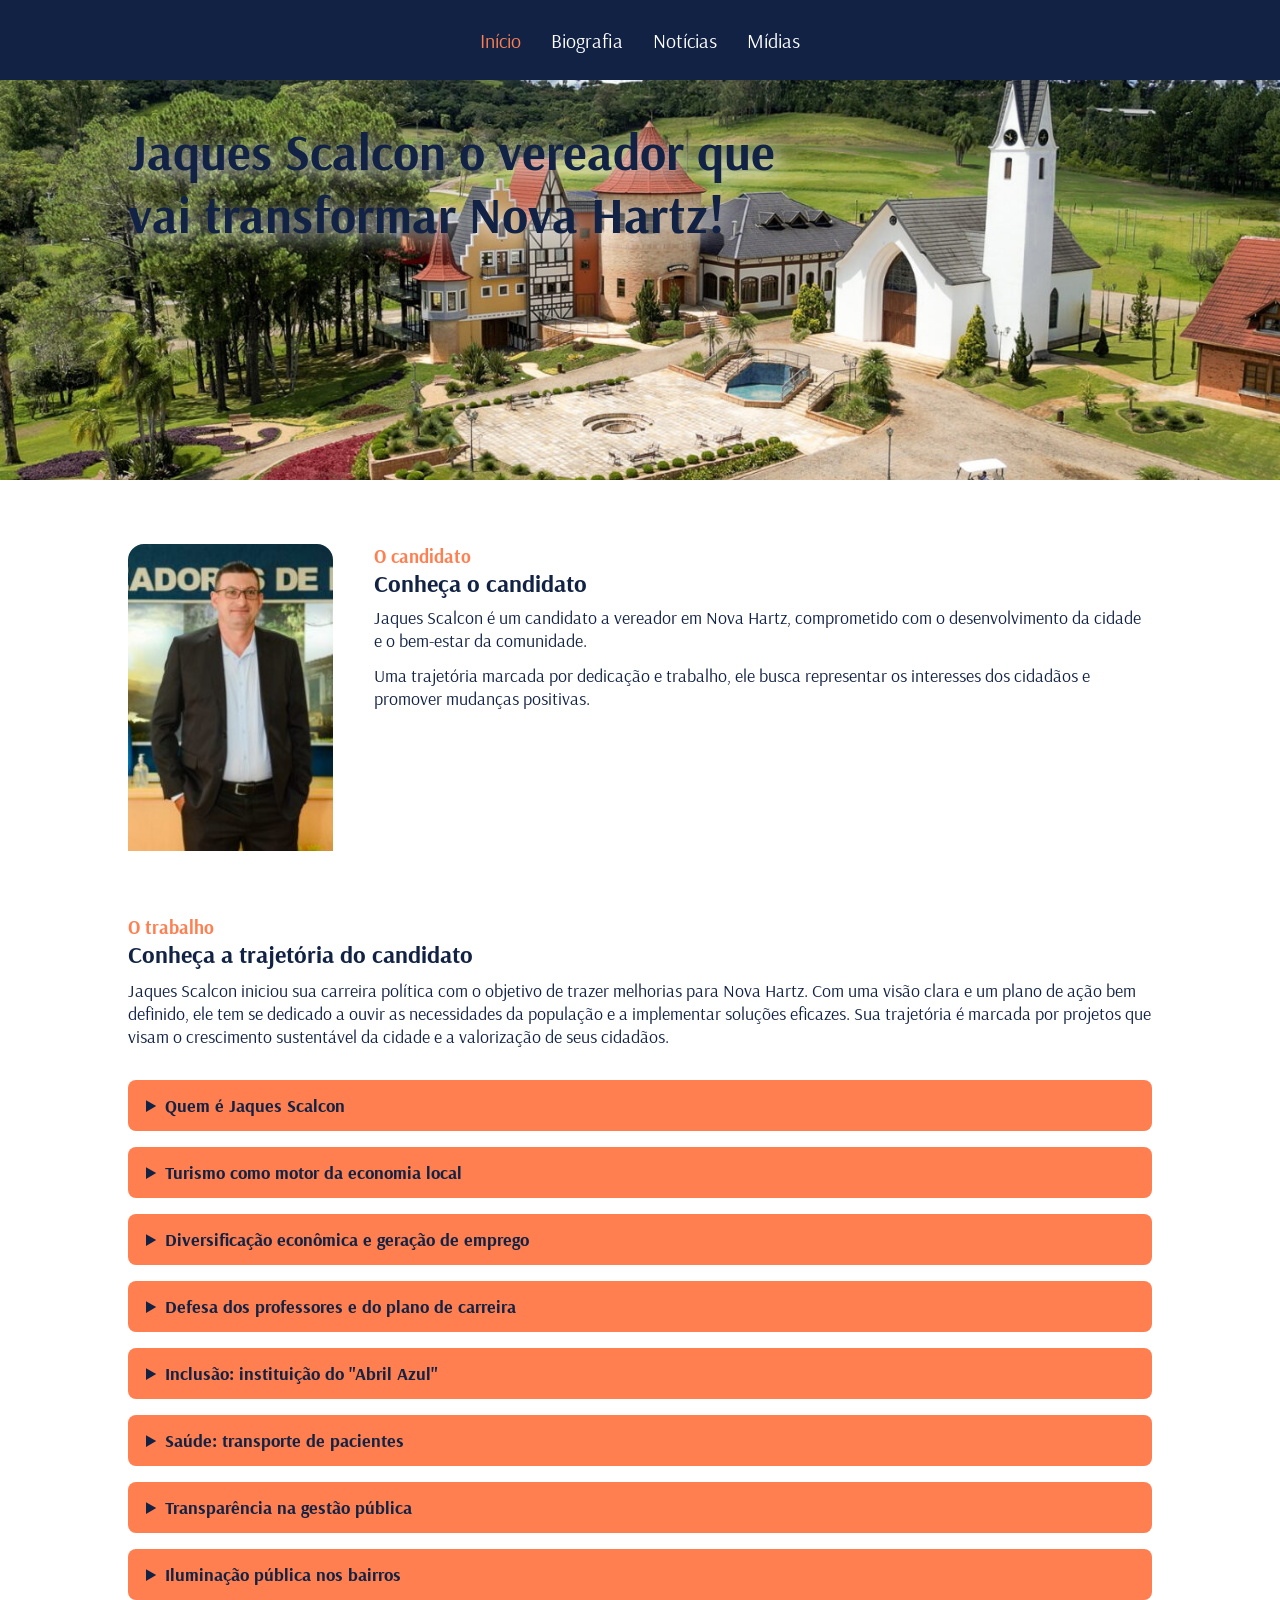
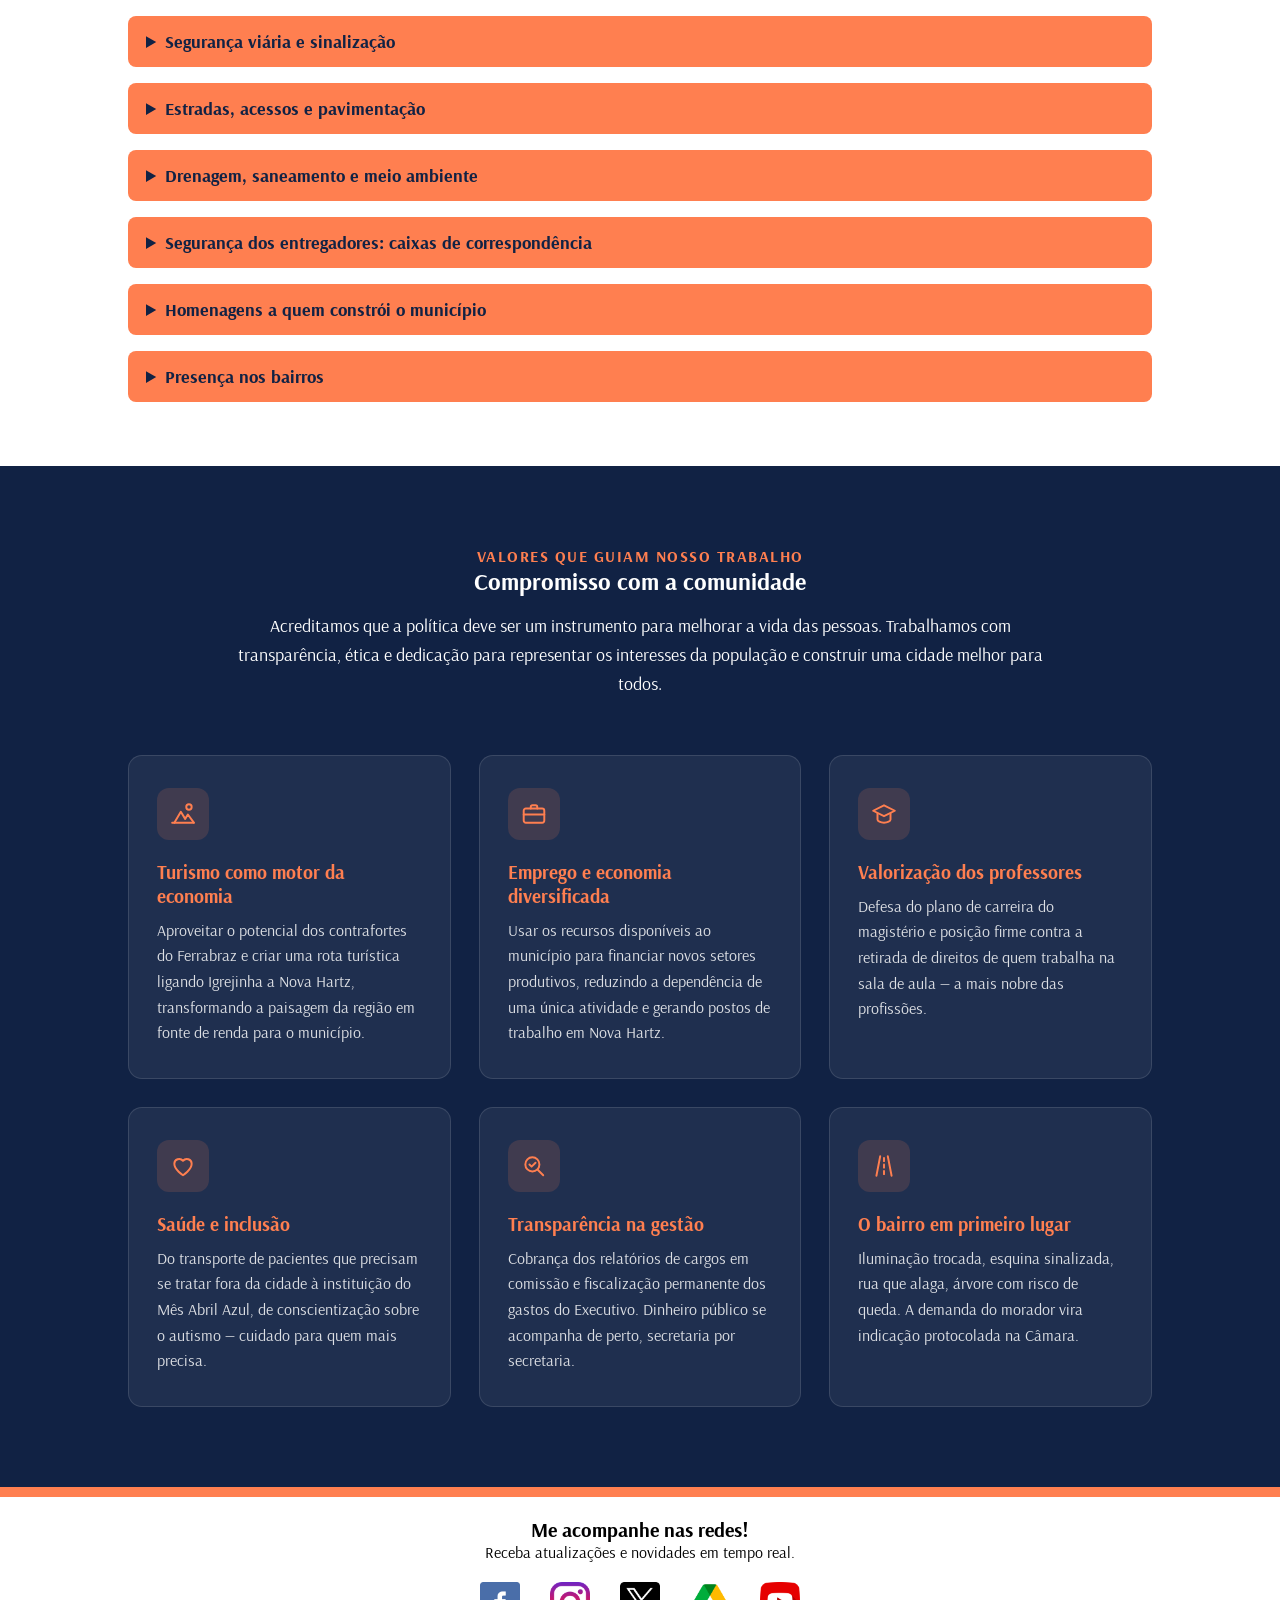
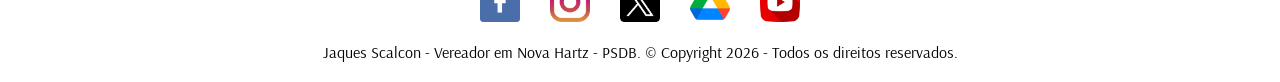
<file: index.html>
<!DOCTYPE html>
<html lang="pt-br">

<head>
    <meta charset="UTF-8">
    <meta name="viewport" content="width=device-width, initial-scale=1.0">
    <title>Candidato Jaques Scalcon</title>

    <link rel="stylesheet" href="Style/index.css">
    <link rel="preconnect" href="https://fonts.googleapis.com">
    <link rel="preconnect" href="https://fonts.gstatic.com" crossorigin>
    <link href="https://fonts.googleapis.com/css2?family=Arsenal:ital,wght@0,400;0,700;1,400;1,700&display=swap"
        rel="stylesheet">
</head>

<body>
    <nav>
        <ul>
            <li><a id="atual" href="index.html">Início</a></li>
            <li><a href="biografia.html">Biografia</a></li>
            <li><a href="noticias.html">Notícias</a></li>
            <li><a href="midias.html">Mídias</a></li>
        </ul>
    </nav>

    <section class="home">
        <img src="assets/Nova Hartz.jpg" alt="Nova Hartz">
        <div class="titulohome">
            <h2>Jaques Scalcon o vereador que vai transformar Nova Hartz!</h2>
        </div>
    </section>

    <section class="candidato">
        <div class="foto_candidato">
            <img src="assets/Jaques1.jpg" alt="Foto do candidato">
        </div>

        <div class="dados_candidato">
            <h3>O candidato</h3>
            <h1>Conheça o candidato</h1>
            <p>Jaques Scalcon é um candidato a vereador em Nova Hartz, comprometido com o desenvolvimento da cidade e o
                bem-estar da comunidade.</p>
            <p>Uma trajetória marcada por dedicação e trabalho, ele busca representar os interesses dos cidadãos e
                promover mudanças positivas.</p>
        </div>
    </section>

    <section class="trajetoria">
        <div class="trabalho">
            <h3>O trabalho</h3>
            <h1>Conheça a trajetória do candidato</h1>
            <p>Jaques Scalcon iniciou sua carreira política com o objetivo de trazer melhorias para Nova Hartz. Com uma
                visão clara e um plano de ação bem definido, ele tem se dedicado a ouvir as necessidades da população e
                a implementar soluções eficazes. Sua trajetória é marcada por projetos que visam o crescimento
                sustentável da cidade e a valorização de seus cidadãos.</p>
        </div>

        <div class="accordeons">

            <details>
                <summary>Quem é Jaques Scalcon</summary>
                <p>Jaques Enulce Scalcon é vereador em Nova Hartz, no Rio Grande do Sul, filiado ao
                    PSDB e identificado nas urnas pelo número 45999. Foi eleito em 2020 com 393 votos,
                    ficando em quinto lugar entre os nove eleitos, e voltou a disputar o pleito de 2024
                    pelo mesmo partido. Segue em exercício do mandato, com atuação registrada nas
                    sessões mais recentes da Câmara Municipal.</p>
            </details>

            <details>
                <summary>Turismo como motor da economia local</summary>
                <p>Um dos temas que Scalcon mais defende na tribuna é o aproveitamento do potencial
                    turístico da região dos contrafortes do Ferrabraz. Ele propõe a criação de uma rota
                    turística ligando Igrejinha a Nova Hartz e sugeriu que a prefeitura passe a observar
                    a Sede Campestre da Sociedade Ginástica de Novo Hamburgo, no Morro Canudos, como
                    oportunidade concreta de investimento municipal. Nas palavras dele: <em>"Para avançar
                        na questão do turismo, quero aqui defender a ideia que é um grande desafio para
                        qualquer prefeito que venha a concorrer."</em></p>
            </details>

            <details>
                <summary>Diversificação econômica e geração de emprego</summary>
                <p>O vereador associa diretamente o desenvolvimento do turismo à criação de postos de
                    trabalho no município. Defende que Nova Hartz utilize os recursos financeiros
                    disponíveis — entre eles o chamado "fundo do petróleo" — para financiar projetos de
                    diversificação da economia, reduzindo a dependência de um único setor produtivo.
                    Geração de empregos e investimento em turismo são pautas que ele reafirma
                    sistematicamente nas manifestações em plenário.</p>
            </details>

            <details>
                <summary>Defesa dos professores e do plano de carreira</summary>
                <p>No debate sobre as alterações no plano de carreira do magistério municipal,
                    Scalcon usou a tribuna para se posicionar ao lado dos educadores:
                    <em>"Vimos professores aqui aos prantos, chorando ao falar sobre seus planos de vida
                        quando chegaram em Nova Hartz e agora temem tudo ser jogado no ralo."</em>
                    Declarou que seu compromisso é defender <em>"essa profissão, que é a mais nobre"</em>,
                    colocando-se <em>"sempre ao lado dos professores e contra a retirada de direitos"</em>.
                </p>
            </details>

            <details>
                <summary>Inclusão: instituição do "Abril Azul"</summary>
                <p>Apresentou o Projeto de Lei Sugestivo nº 0004/2023, que institui no calendário do
                    município o Mês "Abril Azul", dedicado a ações de conscientização sobre o autismo.
                    A proposta busca dar respaldo institucional a campanhas de informação e acolhimento
                    às pessoas com transtorno do espectro autista e suas famílias.</p>
            </details>

            <details>
                <summary>Saúde: transporte de pacientes</summary>
                <p>Por meio do Pedido de Informação nº 0012/2023, cobrou do Executivo o relatório
                    de todos os pontos de parada nos bairros utilizados para o recolhimento de pacientes
                    que dependem do transporte da Secretaria da Saúde para atendimento fora de Nova
                    Hartz — uma demanda que afeta diretamente quem precisa de consultas e tratamentos em
                    outros municípios.</p>
            </details>

            <details>
                <summary>Transparência na gestão pública</summary>
                <p>No Pedido de Informação nº 0011/2023, solicitou à prefeitura o relatório detalhado
                    de todos os cargos em comissão contratados no município, discriminados por
                    secretaria. A iniciativa se insere no papel fiscalizador da Câmara sobre a estrutura
                    administrativa e os gastos com pessoal do Poder Executivo.</p>
            </details>

            <details>
                <summary>Iluminação pública nos bairros</summary>
                <p>A manutenção da iluminação é uma das frentes mais constantes do seu mandato.
                    Entre as indicações protocoladas estão a de nº 0014/2023, pedindo a troca de lâmpadas
                    nas ruas Angra dos Reis, Vitória Régia, Caí e Jacob Pilger, no Bairro das Rosas;
                    a de nº 0085/2023, para a Rua Alagoas e a Rua Vitória Régia; e a de nº 0151/2021,
                    que solicitou a troca de lâmpadas na Rua Geovana Regina Cortelette Weiler e na
                    pracinha do loteamento.</p>
            </details>

            <details>
                <summary>Segurança viária e sinalização</summary>
                <p>Pela Indicação nº 0012/2023, pediu ao Executivo a instalação de sinalização de
                    PARE e de placas de redução de velocidade em dois cruzamentos do Bairro das Rosas:
                    Rua Vitória Régia com Marechal Mallet e Rua Vitória Régia com Rua Caí. O objetivo é
                    reduzir o risco de acidentes em esquinas de tráfego intenso dentro do bairro.</p>
            </details>

            <details>
                <summary>Estradas, acessos e pavimentação</summary>
                <p>Scalcon leva ao plenário as demandas de quem depende das vias do interior e dos
                    acessos do município. Protocolou a Indicação nº 0084/2023, pedindo patrolamento e
                    ensaibramento no Beco da Estrada Irmãos EV, cujas condições de tráfego estavam
                    precárias, e a Indicação nº 0087/2023, solicitando a retirada de árvores que
                    ameaçavam cair na Estrada Igrejinha. As obras de pavimentação em andamento no
                    município são tema recorrente de suas falas em sessão.</p>
            </details>

            <details>
                <summary>Drenagem, saneamento e meio ambiente</summary>
                <p>Apresentou a Indicação nº 0086/2023, cobrando solução para a drenagem das águas
                    da chuva nas duas quadras de areia que alagavam a cada temporal. Também assinou, em
                    coautoria com o vereador Sidnei Foss da Cruz, o Pedido de Informação nº 0018/2023,
                    que requisitou ao Executivo informações sobre o Plano Diretor de hidrologia,
                    saneamento e meio ambiente do município.</p>
            </details>

            <details>
                <summary>Segurança dos entregadores: caixas de correspondência</summary>
                <p>É autor da proposta que torna obrigatória a instalação de caixas coletoras de
                    correspondência nos imóveis do município. A iniciativa atende a pedidos de
                    concessionárias e de profissionais de entrega, que enfrentam dificuldade quando não
                    há local adequado para deixar faturas e notificações. Segundo o vereador, trata-se de
                    uma medida simples, que evita transtornos e garante mais segurança a quem faz as
                    entregas. A proposta recebeu apoio em plenário do vereador Vagner, que destacou o
                    ganho de organização e eficiência no serviço prestado aos moradores.</p>
            </details>

            <details>
                <summary>Homenagens a quem constrói o município</summary>
                <p>Pelo Requerimento nº 0023/2025, propôs o envio de Moção de Honra e Aplauso à
                    Calçados Sandra pelos 50 anos de atividades da empresa, em funcionamento desde 1975 e
                    reconhecida pela geração de empregos e pelo empreendedorismo em Nova Hartz. Foi
                    também autor da moção de louvor ao líder comunitário Pedro Francisco da Silva,
                    aprovada na sessão realizada no bairro Imigrante.</p>
            </details>

            <details>
                <summary>Presença nos bairros</summary>
                <p>Boa parte das proposições do vereador nasce de demandas pontuais de moradores —
                    uma lâmpada queimada, uma esquina sem sinalização, uma rua que alaga, uma árvore com
                    risco de queda. O Bairro das Rosas concentra várias dessas indicações. Ele participa
                    das sessões itinerantes da Câmara, como a realizada no bairro Imigrante, em que o
                    Legislativo leva os trabalhos para perto das comunidades.</p>
            </details>

        </div>
    </section>

    <section class="valores">
        <div class="conteudo">
            <h3>Valores que guiam nosso trabalho</h3>
            <h1>Compromisso com a comunidade</h1>
            <p>Acreditamos que a política deve ser um instrumento para melhorar a vida das pessoas. Trabalhamos com
                transparência, ética e dedicação para representar os interesses da população e construir uma cidade
                melhor para todos.</p>

            <div class="cards">
                <article>
                    <div class="card-icone">
                        <svg viewBox="0 0 24 24" fill="none" stroke="currentColor" stroke-width="1.8"
                            stroke-linecap="round" stroke-linejoin="round">
                            <path d="M2 20h20" />
                            <path d="M4 20l6-10 4 6.5 2.5-4L22 20" />
                            <circle cx="17.5" cy="5.5" r="2.5" />
                        </svg>
                    </div>
                    <h6>Turismo como motor da economia</h6>
                    <p>Aproveitar o potencial dos contrafortes do Ferrabraz e criar uma rota turística ligando Igrejinha
                        a Nova Hartz, transformando a paisagem da região em fonte de renda para o município.</p>
                </article>

                <article>
                    <div class="card-icone">
                        <svg viewBox="0 0 24 24" fill="none" stroke="currentColor" stroke-width="1.8"
                            stroke-linecap="round" stroke-linejoin="round">
                            <rect x="2.5" y="7" width="19" height="13" rx="2" />
                            <path d="M9 7V5.5A1.5 1.5 0 0 1 10.5 4h3A1.5 1.5 0 0 1 15 5.5V7" />
                            <path d="M2.5 12.5h19" />
                        </svg>
                    </div>
                    <h6>Emprego e economia diversificada</h6>
                    <p>Usar os recursos disponíveis ao município para financiar novos setores produtivos, reduzindo a
                        dependência de uma única atividade e gerando postos de trabalho em Nova Hartz.</p>
                </article>

                <article>
                    <div class="card-icone">
                        <svg viewBox="0 0 24 24" fill="none" stroke="currentColor" stroke-width="1.8"
                            stroke-linecap="round" stroke-linejoin="round">
                            <path d="M12 4 2 9l10 5 10-5-10-5Z" />
                            <path d="M6 11.5V17c0 1.6 2.7 3 6 3s6-1.4 6-3v-5.5" />
                        </svg>
                    </div>
                    <h6>Valorização dos professores</h6>
                    <p>Defesa do plano de carreira do magistério e posição firme contra a retirada de direitos de quem
                        trabalha na sala de aula — a mais nobre das profissões.</p>
                </article>

                <article>
                    <div class="card-icone">
                        <svg viewBox="0 0 24 24" fill="none" stroke="currentColor" stroke-width="1.8"
                            stroke-linecap="round" stroke-linejoin="round">
                            <path
                                d="M12 20.5S4 15.5 4 10a4.5 4.5 0 0 1 8-2.8A4.5 4.5 0 0 1 20 10c0 5.5-8 10.5-8 10.5Z" />
                        </svg>
                    </div>
                    <h6>Saúde e inclusão</h6>
                    <p>Do transporte de pacientes que precisam se tratar fora da cidade à instituição do Mês Abril Azul,
                        de conscientização sobre o autismo — cuidado para quem mais precisa.</p>
                </article>

                <article>
                    <div class="card-icone">
                        <svg viewBox="0 0 24 24" fill="none" stroke="currentColor" stroke-width="1.8"
                            stroke-linecap="round" stroke-linejoin="round">
                            <circle cx="10.5" cy="10.5" r="6.5" />
                            <path d="M20.5 20.5 15.2 15.2" />
                            <path d="M7.8 10.6l2 2 3.6-3.6" />
                        </svg>
                    </div>
                    <h6>Transparência na gestão</h6>
                    <p>Cobrança dos relatórios de cargos em comissão e fiscalização permanente dos gastos do Executivo.
                        Dinheiro público se acompanha de perto, secretaria por secretaria.</p>
                </article>

                <article>
                    <div class="card-icone">
                        <svg viewBox="0 0 24 24" fill="none" stroke="currentColor" stroke-width="1.8"
                            stroke-linecap="round" stroke-linejoin="round">
                            <path d="M5 21 8.5 3" />
                            <path d="M19 21 15.5 3" />
                            <path d="M12 4.5v3" />
                            <path d="M12 10.5v3" />
                            <path d="M12 16.5v3" />
                        </svg>
                    </div>
                    <h6>O bairro em primeiro lugar</h6>
                    <p>Iluminação trocada, esquina sinalizada, rua que alaga, árvore com risco de queda. A demanda do
                        morador vira indicação protocolada na Câmara.</p>
                </article>
            </div>
        </div>
    </section>

    <footer>
        <div class="linha-footer"></div>

        <h1>Me acompanhe nas redes!</h1>
        <p>Receba atualizações e novidades em tempo real.</p>

        <div class="redes-sociais">
            <a target="_blank" href="https://www.facebook.com/share/18bapbjdfE/"><img src="assets/facebook.png"
                    alt="Facebook"></a>
            <a target="_blank"
                href="https://www.instagram.com/jaquesscalcon?utm_source=qr&amp;igsh=MWw1dzl4MnZhNmF5aA=="><img
                    src="assets/instagram.png" alt="Instagram"></a>
            <a target="_blank" href="https://twitter.com/"><img src="assets/twitter.png" alt="Twitter"></a>
            <a target="_blank" href="https://drive.google.com/"><img src="assets/google-drive.png" alt="Drive"></a>
            <a target="_blank" href="https://www.youtube.com/"><img src="assets/youtube.png" alt="YouTube"></a>
        </div>

        <p>Jaques Scalcon - Vereador em Nova Hartz - PSDB. © Copyright 2026 - Todos os direitos reservados.</p>
    </footer>
</body>

</html>
</file>
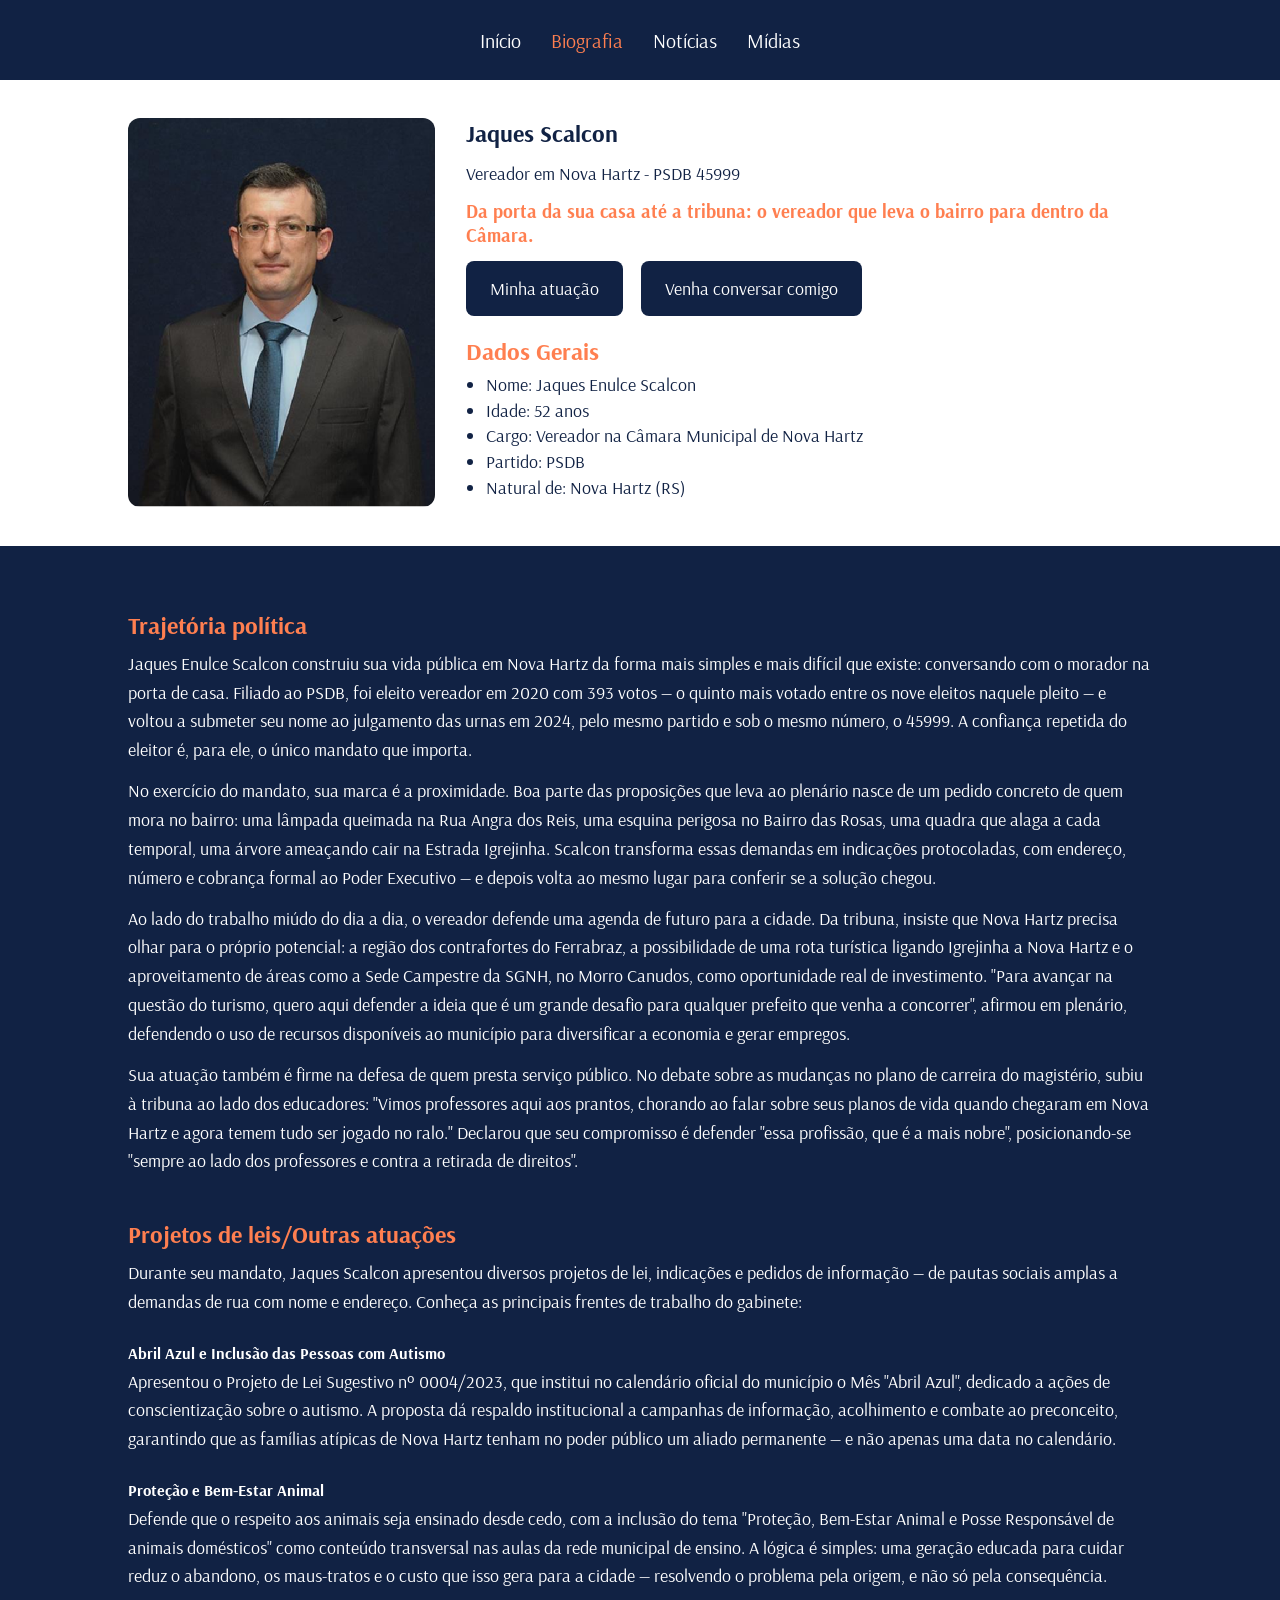
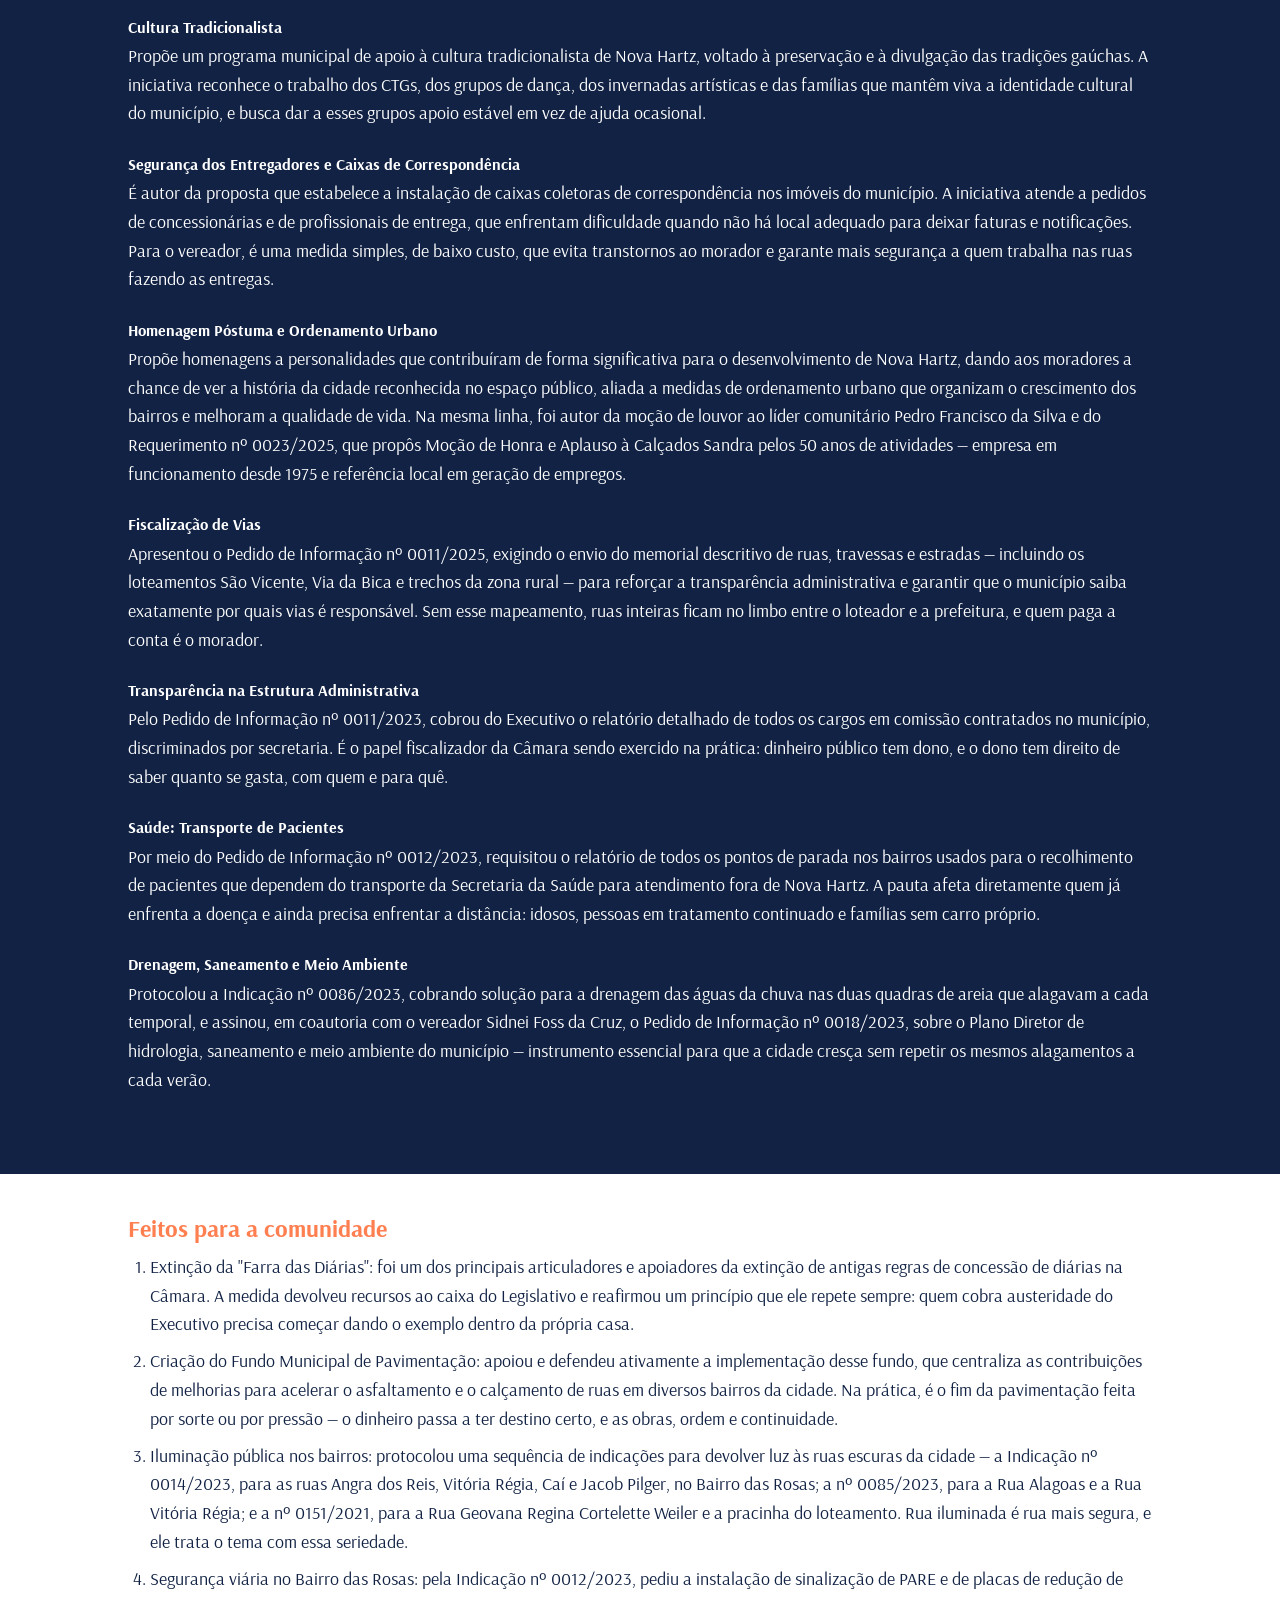
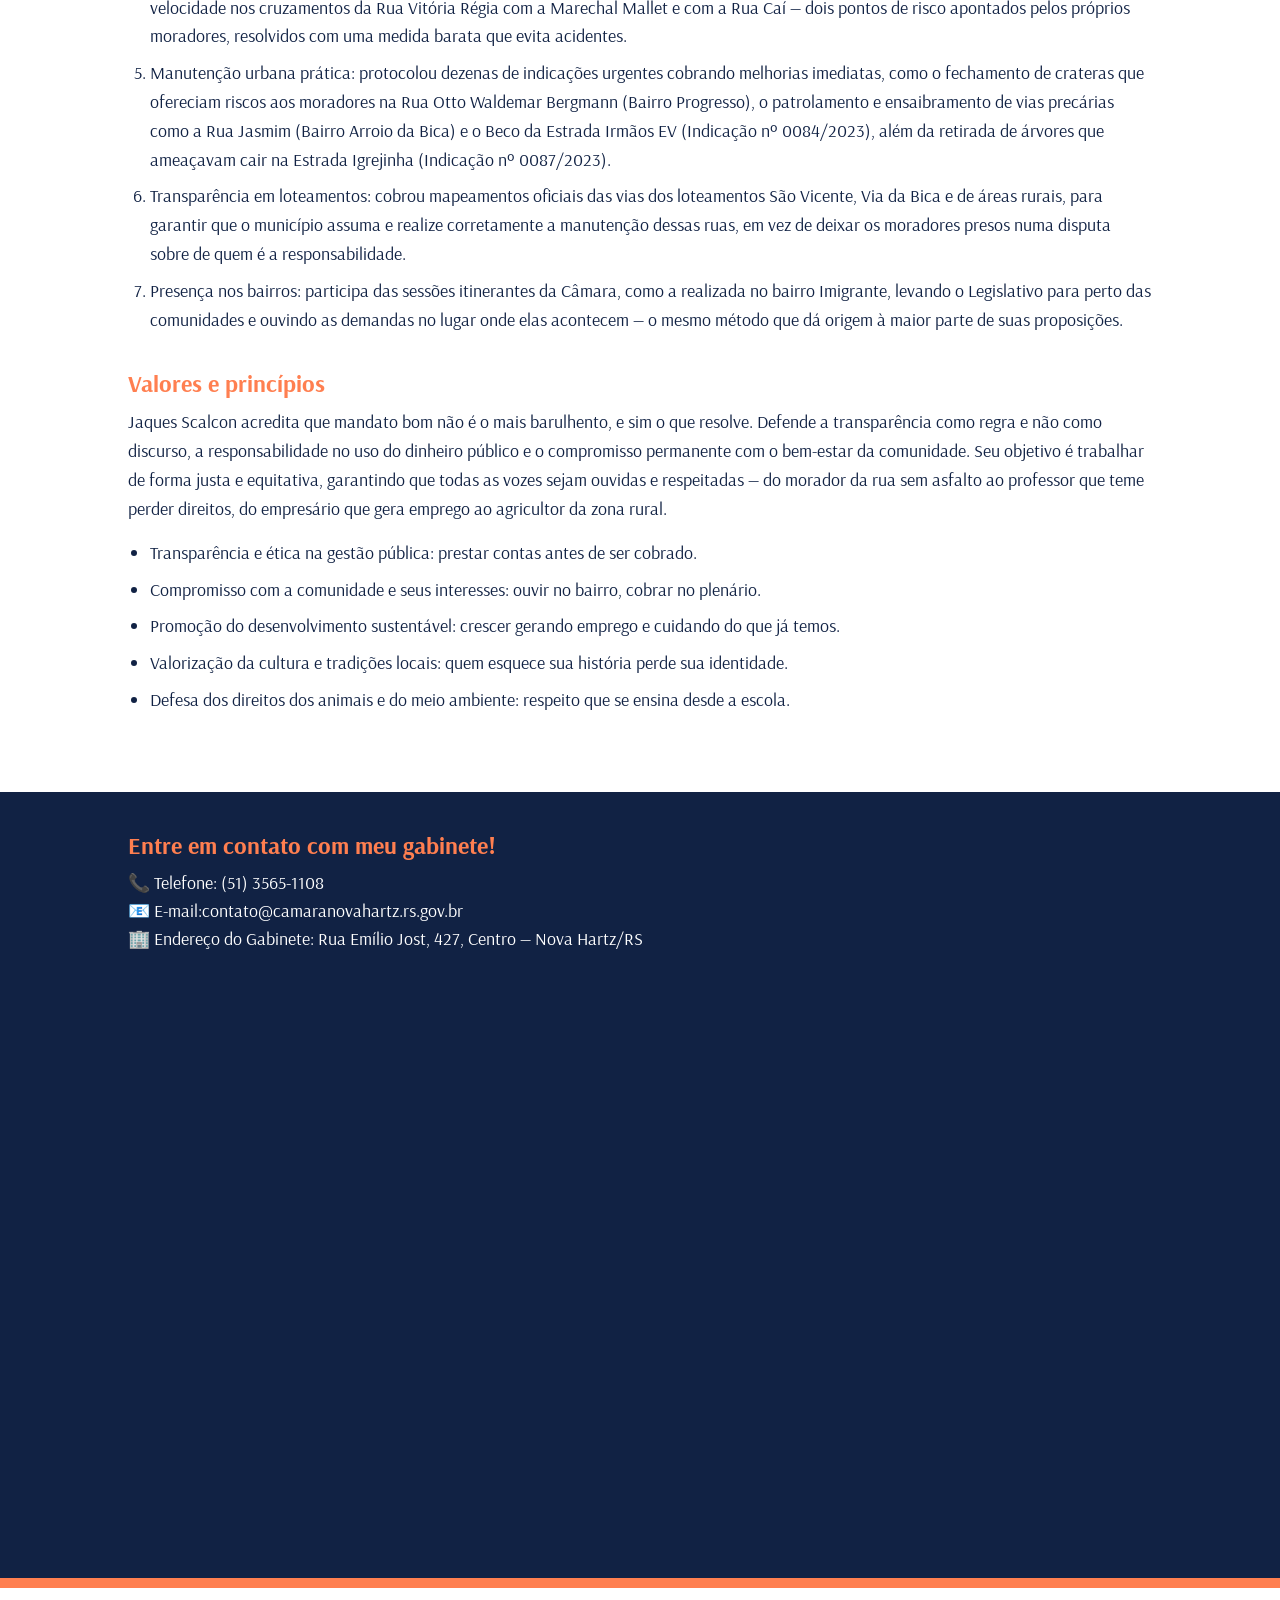
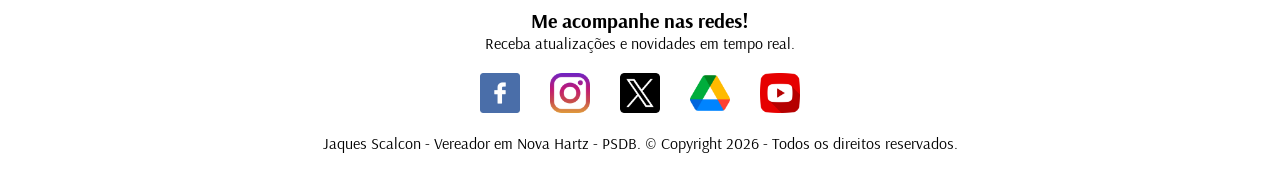
<file: biografia.html>
<!DOCTYPE html>
<html lang="pt-br">

<head>
    <meta charset="UTF-8">
    <meta name="viewport" content="width=device-width, initial-scale=1.0">
    <title>Candidato Jaques Scalcon</title>

    <link rel="stylesheet" href="Style/biografia.css">
    <link rel="preconnect" href="https://fonts.googleapis.com">
    <link rel="preconnect" href="https://fonts.gstatic.com" crossorigin>
    <link href="https://fonts.googleapis.com/css2?family=Arsenal:ital,wght@0,400;0,700;1,400;1,700&display=swap"
        rel="stylesheet">

</head>

<body>
    <nav>
        <ul>
            <li><a href="index.html">Início</a></li>
            <li><a id="atual" href="biografia.html">Biografia</a></li>
            <li><a href="noticias.html">Notícias</a></li>
            <li><a href="midias.html">Mídias</a></li>
        </ul>
    </nav>

    <section class="apresentação">
        <div class="foto"> <img src="assets/Jaques.png" alt="foto do candidato">
        </div>

        <div class="informações">
            <div class="perfil">
                <h1>Jaques Scalcon</h1>
                <p>Vereador em Nova Hartz - PSDB 45999</p>
                <h3>Da porta da sua casa até a tribuna: o vereador que leva o bairro para dentro da Câmara.</h3>
            </div>
            <div class="botões">
                <div class="botão">
                    <a href="#trajetória">Minha atuação</a>
                </div>
                <div class="botão">
                    <a href="#contato">Venha conversar comigo</a>
                </div>
            </div>

            <div class="dados_gerais">
            <h2>Dados Gerais</h2>
            <ul>
                <li>Nome: Jaques Enulce Scalcon</li>
                <li>Idade: 52 anos</li>
                <li>Cargo: Vereador na Câmara Municipal de Nova Hartz</li>
                <li>Partido: PSDB </li>
                <li>Natural de: Nova Hartz (RS)</li>
            </ul>
        </div>

        </div>


    </section>



    <section id="trajetória">
        <div class="trajetória_politica">
            <h2>Trajetória política</h2>
            <p>Jaques Enulce Scalcon construiu sua vida pública em Nova Hartz da forma mais simples e mais difícil que
                existe: conversando com o morador na porta de casa. Filiado ao PSDB, foi eleito vereador em 2020 com 393
                votos — o quinto mais votado entre os nove eleitos naquele pleito — e voltou a submeter seu nome ao
                julgamento das urnas em 2024, pelo mesmo partido e sob o mesmo número, o 45999. A confiança repetida do
                eleitor é, para ele, o único mandato que importa.</p>
            <p>No exercício do mandato, sua marca é a proximidade. Boa parte das proposições que leva ao plenário nasce
                de um pedido concreto de quem mora no bairro: uma lâmpada queimada na Rua Angra dos Reis, uma esquina
                perigosa no Bairro das Rosas, uma quadra que alaga a cada temporal, uma árvore ameaçando cair na Estrada
                Igrejinha. Scalcon transforma essas demandas em indicações protocoladas, com endereço, número e
                cobrança formal ao Poder Executivo — e depois volta ao mesmo lugar para conferir se a solução chegou.</p>
            <p>Ao lado do trabalho miúdo do dia a dia, o vereador defende uma agenda de futuro para a cidade. Da tribuna,
                insiste que Nova Hartz precisa olhar para o próprio potencial: a região dos contrafortes do Ferrabraz, a
                possibilidade de uma rota turística ligando Igrejinha a Nova Hartz e o aproveitamento de áreas como a
                Sede Campestre da SGNH, no Morro Canudos, como oportunidade real de investimento. "Para avançar na
                questão do turismo, quero aqui defender a ideia que é um grande desafio para qualquer prefeito que venha
                a concorrer", afirmou em plenário, defendendo o uso de recursos disponíveis ao município para
                diversificar a economia e gerar empregos.</p>
            <p>Sua atuação também é firme na defesa de quem presta serviço público. No debate sobre as mudanças no plano
                de carreira do magistério, subiu à tribuna ao lado dos educadores: "Vimos professores aqui aos prantos,
                chorando ao falar sobre seus planos de vida quando chegaram em Nova Hartz e agora temem tudo ser jogado
                no ralo." Declarou que seu compromisso é defender "essa profissão, que é a mais nobre", posicionando-se
                "sempre ao lado dos professores e contra a retirada de direitos".</p>
        </div>
        <div class="Projetos">
            <h2>Projetos de leis/Outras atuações</h2>
            <p>Durante seu mandato, Jaques Scalcon apresentou diversos projetos de lei, indicações e pedidos de
                informação — de pautas sociais amplas a demandas de rua com nome e endereço. Conheça as principais
                frentes de trabalho do gabinete:</p>
            <h4>Abril Azul e Inclusão das Pessoas com Autismo</h4>
            <p>Apresentou o Projeto de Lei Sugestivo nº 0004/2023, que institui no calendário oficial do município o Mês
                "Abril Azul", dedicado a ações de conscientização sobre o autismo. A proposta dá respaldo institucional
                a campanhas de informação, acolhimento e combate ao preconceito, garantindo que as famílias atípicas de
                Nova Hartz tenham no poder público um aliado permanente — e não apenas uma data no calendário.</p>
            <h4>Proteção e Bem-Estar Animal</h4>
            <p>Defende que o respeito aos animais seja ensinado desde cedo, com a inclusão do tema "Proteção, Bem-Estar
                Animal e Posse Responsável de animais domésticos" como conteúdo transversal nas aulas da rede municipal
                de ensino. A lógica é simples: uma geração educada para cuidar reduz o abandono, os maus-tratos e o
                custo que isso gera para a cidade — resolvendo o problema pela origem, e não só pela consequência.</p>
            <h4>Cultura Tradicionalista</h4>
            <p>Propõe um programa municipal de apoio à cultura tradicionalista de Nova Hartz, voltado à preservação e à
                divulgação das tradições gaúchas. A iniciativa reconhece o trabalho dos CTGs, dos grupos de dança, dos
                invernadas artísticas e das famílias que mantêm viva a identidade cultural do município, e busca dar a
                esses grupos apoio estável em vez de ajuda ocasional.</p>
            <h4>Segurança dos Entregadores e Caixas de Correspondência</h4>
            <p>É autor da proposta que estabelece a instalação de caixas coletoras de correspondência nos imóveis do
                município. A iniciativa atende a pedidos de concessionárias e de profissionais de entrega, que enfrentam
                dificuldade quando não há local adequado para deixar faturas e notificações. Para o vereador, é uma
                medida simples, de baixo custo, que evita transtornos ao morador e garante mais segurança a quem
                trabalha nas ruas fazendo as entregas.</p>
            <h4>Homenagem Póstuma e Ordenamento Urbano</h4>
            <p>Propõe homenagens a personalidades que contribuíram de forma significativa para o desenvolvimento de Nova
                Hartz, dando aos moradores a chance de ver a história da cidade reconhecida no espaço público, aliada a
                medidas de ordenamento urbano que organizam o crescimento dos bairros e melhoram a qualidade de vida.
                Na mesma linha, foi autor da moção de louvor ao líder comunitário Pedro Francisco da Silva e do
                Requerimento nº 0023/2025, que propôs Moção de Honra e Aplauso à Calçados Sandra pelos 50 anos de
                atividades — empresa em funcionamento desde 1975 e referência local em geração de empregos.</p>
            <h4>Fiscalização de Vias</h4>
            <p>Apresentou o Pedido de Informação nº 0011/2025, exigindo o envio do memorial descritivo de ruas,
                travessas e estradas — incluindo os loteamentos São Vicente, Via da Bica e trechos da zona rural — para
                reforçar a transparência administrativa e garantir que o município saiba exatamente por quais vias é
                responsável. Sem esse mapeamento, ruas inteiras ficam no limbo entre o loteador e a prefeitura, e quem
                paga a conta é o morador.</p>
            <h4>Transparência na Estrutura Administrativa</h4>
            <p>Pelo Pedido de Informação nº 0011/2023, cobrou do Executivo o relatório detalhado de todos os cargos em
                comissão contratados no município, discriminados por secretaria. É o papel fiscalizador da Câmara sendo
                exercido na prática: dinheiro público tem dono, e o dono tem direito de saber quanto se gasta, com quem
                e para quê.</p>
            <h4>Saúde: Transporte de Pacientes</h4>
            <p>Por meio do Pedido de Informação nº 0012/2023, requisitou o relatório de todos os pontos de parada nos
                bairros usados para o recolhimento de pacientes que dependem do transporte da Secretaria da Saúde para
                atendimento fora de Nova Hartz. A pauta afeta diretamente quem já enfrenta a doença e ainda precisa
                enfrentar a distância: idosos, pessoas em tratamento continuado e famílias sem carro próprio.</p>
            <h4>Drenagem, Saneamento e Meio Ambiente</h4>
            <p>Protocolou a Indicação nº 0086/2023, cobrando solução para a drenagem das águas da chuva nas duas quadras
                de areia que alagavam a cada temporal, e assinou, em coautoria com o vereador Sidnei Foss da Cruz, o
                Pedido de Informação nº 0018/2023, sobre o Plano Diretor de hidrologia, saneamento e meio ambiente do
                município — instrumento essencial para que a cidade cresça sem repetir os mesmos alagamentos a cada
                verão.</p>

        </div>


    </section>

    <section class="feitos_comunidade">
        <div class="feitos">
            <h2>Feitos para a comunidade</h2>
            <ol>
                <li>Extinção da "Farra das Diárias": foi um dos principais articuladores e apoiadores da extinção de antigas regras de concessão de diárias na Câmara. A medida devolveu recursos ao caixa do Legislativo e reafirmou um princípio que ele repete sempre: quem cobra austeridade do Executivo precisa começar dando o exemplo dentro da própria casa.</li>
                <li>Criação do Fundo Municipal de Pavimentação: apoiou e defendeu ativamente a implementação desse fundo, que centraliza as contribuições de melhorias para acelerar o asfaltamento e o calçamento de ruas em diversos bairros da cidade. Na prática, é o fim da pavimentação feita por sorte ou por pressão — o dinheiro passa a ter destino certo, e as obras, ordem e continuidade.</li>
                <li>Iluminação pública nos bairros: protocolou uma sequência de indicações para devolver luz às ruas escuras da cidade — a Indicação nº 0014/2023, para as ruas Angra dos Reis, Vitória Régia, Caí e Jacob Pilger, no Bairro das Rosas; a nº 0085/2023, para a Rua Alagoas e a Rua Vitória Régia; e a nº 0151/2021, para a Rua Geovana Regina Cortelette Weiler e a pracinha do loteamento. Rua iluminada é rua mais segura, e ele trata o tema com essa seriedade.</li>
                <li>Segurança viária no Bairro das Rosas: pela Indicação nº 0012/2023, pediu a instalação de sinalização de PARE e de placas de redução de velocidade nos cruzamentos da Rua Vitória Régia com a Marechal Mallet e com a Rua Caí — dois pontos de risco apontados pelos próprios moradores, resolvidos com uma medida barata que evita acidentes.</li>
                <li>Manutenção urbana prática: protocolou dezenas de indicações urgentes cobrando melhorias imediatas, como o fechamento de crateras que ofereciam riscos aos moradores na Rua Otto Waldemar Bergmann (Bairro Progresso), o patrolamento e ensaibramento de vias precárias como a Rua Jasmim (Bairro Arroio da Bica) e o Beco da Estrada Irmãos EV (Indicação nº 0084/2023), além da retirada de árvores que ameaçavam cair na Estrada Igrejinha (Indicação nº 0087/2023).</li>
                <li>Transparência em loteamentos: cobrou mapeamentos oficiais das vias dos loteamentos São Vicente, Via da Bica e de áreas rurais, para garantir que o município assuma e realize corretamente a manutenção dessas ruas, em vez de deixar os moradores presos numa disputa sobre de quem é a responsabilidade.</li>
                <li>Presença nos bairros: participa das sessões itinerantes da Câmara, como a realizada no bairro Imigrante, levando o Legislativo para perto das comunidades e ouvindo as demandas no lugar onde elas acontecem — o mesmo método que dá origem à maior parte de suas proposições.</li>
            </ol>
        </div>

        <div class="valores">
            <h2>Valores e princípios</h2>
            <p>Jaques Scalcon acredita que mandato bom não é o mais barulhento, e sim o que resolve. Defende a
                transparência como regra e não como discurso, a responsabilidade no uso do dinheiro público e o
                compromisso permanente com o bem-estar da comunidade. Seu objetivo é trabalhar de forma justa e
                equitativa, garantindo que todas as vozes sejam ouvidas e respeitadas — do morador da rua sem asfalto ao
                professor que teme perder direitos, do empresário que gera emprego ao agricultor da zona rural.</p>
                <ul>
                    <li>Transparência e ética na gestão pública: prestar contas antes de ser cobrado.</li>
                    <li>Compromisso com a comunidade e seus interesses: ouvir no bairro, cobrar no plenário.</li>
                    <li>Promoção do desenvolvimento sustentável: crescer gerando emprego e cuidando do que já temos.</li>
                    <li>Valorização da cultura e tradições locais: quem esquece sua história perde sua identidade.</li>
                    <li>Defesa dos direitos dos animais e do meio ambiente: respeito que se ensina desde a escola.</li>
                </ul>
        </div>
    </section>

    <section id="contato">
        <h2>Entre em contato com meu gabinete!</h2>
        <p>📞 Telefone: (51) 3565-1108</p>
        <p>📧 E-mail:contato@camaranovahartz.rs.gov.br</p>
        <p>🏢 Endereço do Gabinete: Rua Emílio Jost, 427, Centro — Nova Hartz/RS</p>

        <iframe src="https://www.google.com/maps/embed?pb=!1m18!1m12!1m3!1d3469.594268360074!2d-50.908091924769145!3d-29.586406310187208!2m3!1f0!2f0!3f0!3m2!1i1024!2i768!4f13.1!3m3!1m2!1s0x95193d77b924dc41%3A0x62af6e448f7351fc!2sC%C3%A2mara%20de%20Vereadores%20de%20Nova%20Hartz!5e0!3m2!1spt-BR!2sbr!4v1785972207788!5m2!1spt-BR!2sbr" allowfullscreen="" loading="lazy" referrerpolicy="strict-origin-when-cross-origin"></iframe>

    </section>








    <footer>
        <div class="linha-footer"></div>

        <h1>Me acompanhe nas redes!</h1>
        <p>Receba atualizações e novidades em tempo real.</p>
        <div class="redes-sociais">
            <a target="_blank" href="https://www.facebook.com/share/18bapbjdfE/"><img src="assets/facebook.png" alt="face"></a>
            <a target="_blank" href="https://www.instagram.com/jaquesscalcon?utm_source=qr&amp;igsh=MWw1dzl4MnZhNmF5aA=="><img
                    src="assets/instagram.png" alt="insta"></a>
            <a target="_blank" href="https://twitter.com/"><img src="assets/twitter.png" alt="twitter"></a>
            <a target="_blank" href="https://drive.google.com/"><img src="assets/google-drive.png" alt="drive"></a>
            <a target="_blank" href="https://www.youtube.com/"><img src="assets/youtube.png" alt="youtube"></a>
        </div>
        <p>Jaques Scalcon - Vereador em Nova Hartz - PSDB. © Copyright 2026 - Todos os direitos reservados.</p>

    </footer>


</body>

</html>
</file>
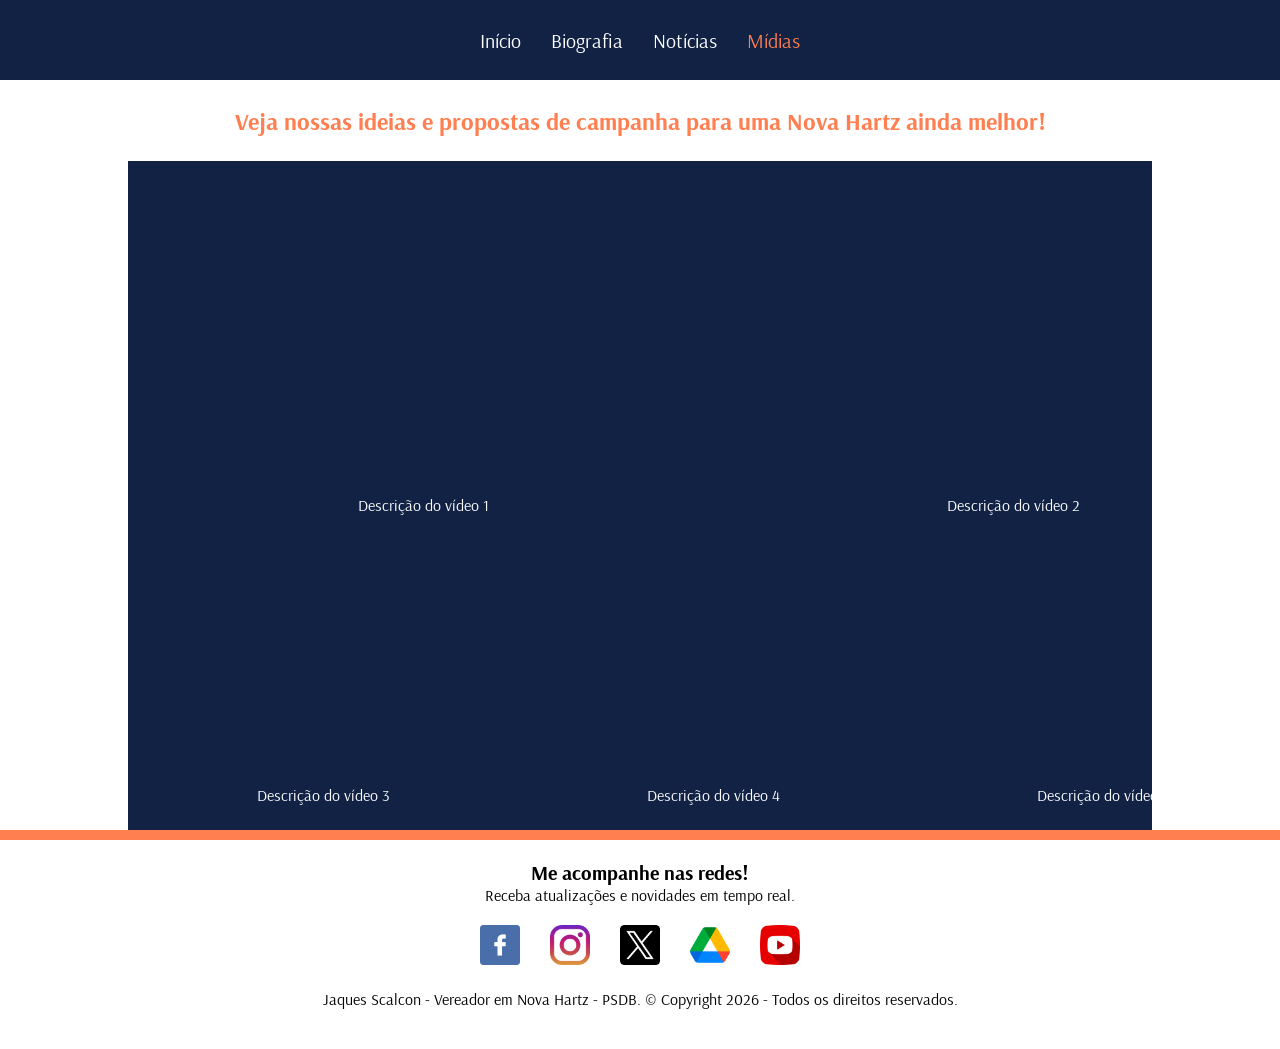
<file: midias.html>
<!DOCTYPE html>
<html lang="pt-br">

<head>
    <meta charset="UTF-8">
    <meta name="viewport" content="width=device-width, initial-scale=1.0">
    <title>Candidato Jaques Scalcon</title>

    <link rel="stylesheet" href="Style/midias.css">
    <link rel="preconnect" href="https://fonts.googleapis.com">
    <link rel="preconnect" href="https://fonts.gstatic.com" crossorigin>
    <link href="https://fonts.googleapis.com/css2?family=Arsenal:ital,wght@0,400;0,700;1,400;1,700&display=swap"
        rel="stylesheet">

</head>

<body>
    <nav>
        <ul>
            <li><a href="index.html">Início</a></li>
            <li><a href="biografia.html">Biografia</a></li>
            <li><a href="noticias.html">Notícias</a></li>
            <li ><a id="atual"href="midias.html">Mídias</a></li>
        </ul>
    </nav>

    <h2>Veja nossas ideias e propostas de campanha para uma Nova Hartz ainda melhor!</h2>

    <div class="fila1">
        <div><iframe  src="https://www.youtube.com/embed/fFoThCFlD3c?si=GfMidGNRfv8d6wOf"
                title="YouTube video player" frameborder="0"
                allow="accelerometer; autoplay; clipboard-write; encrypted-media; gyroscope; picture-in-picture; web-share"
                referrerpolicy="strict-origin-when-cross-origin" allowfullscreen></iframe>
            <p>Descrição do vídeo 1</p>
        </div>
        <div><iframe src="https://www.youtube.com/embed/fFoThCFlD3c?si=GfMidGNRfv8d6wOf"
                title="YouTube video player" frameborder="0"
                allow="accelerometer; autoplay; clipboard-write; encrypted-media; gyroscope; picture-in-picture; web-share"
                referrerpolicy="strict-origin-when-cross-origin" allowfullscreen></iframe>
            <p>Descrição do vídeo 2</p>
        </div>

    </div>

    <div class="fila2">
        <div><iframe  src="https://www.youtube.com/embed/fFoThCFlD3c?si=GfMidGNRfv8d6wOf"
                title="YouTube video player" frameborder="0"
                allow="accelerometer; autoplay; clipboard-write; encrypted-media; gyroscope; picture-in-picture; web-share"
                referrerpolicy="strict-origin-when-cross-origin" allowfullscreen></iframe>
            <p>Descrição do vídeo 3</p>
        </div>
        <div><iframe  src="https://www.youtube.com/embed/fFoThCFlD3c?si=GfMidGNRfv8d6wOf"
                title="YouTube video player" frameborder="0"
                allow="accelerometer; autoplay; clipboard-write; encrypted-media; gyroscope; picture-in-picture; web-share"
                referrerpolicy="strict-origin-when-cross-origin" allowfullscreen></iframe>
            <p>Descrição do vídeo 4</p>
        </div>

        <div><iframe  src="https://www.youtube.com/embed/fFoThCFlD3c?si=GfMidGNRfv8d6wOf"
                title="YouTube video player" frameborder="0"
                allow="accelerometer; autoplay; clipboard-write; encrypted-media; gyroscope; picture-in-picture; web-share"
                referrerpolicy="strict-origin-when-cross-origin" allowfullscreen></iframe>
            <p>Descrição do vídeo 5</p>
        </div>
    </div>


      <footer>
        <div class="linha-footer"></div>

        <h1>Me acompanhe nas redes!</h1>
        <p>Receba atualizações e novidades em tempo real.</p>
        <div>
            <a target="_blank" href="https://www.facebook.com/share/18bapbjdfE/"><img src="assets/facebook.png" alt="face"></a>
            <a target="_blank" href="https://www.instagram.com/jaquesscalcon?utm_source=qr&igsh=MWw1dzl4MnZhNmF5aA=="><img
                    src="assets/instagram.png" alt="insta"></a>
            <a target="_blank" href="https://twitter.com/"><img src="assets/twitter.png" alt="twitter"></a>
            <a target="_blank" href="https://drive.google.com/"><img src="assets/google-drive.png" alt="drive"></a>
            <a target="_blank" href="https://www.youtube.com/"><img src="assets/youtube.png" alt="youtube"></a>
        </div>
        <p>Jaques Scalcon - Vereador em Nova Hartz - PSDB. © Copyright 2026 - Todos os direitos reservados.
        <p>

    </footer>


</body>

</html>
</file>
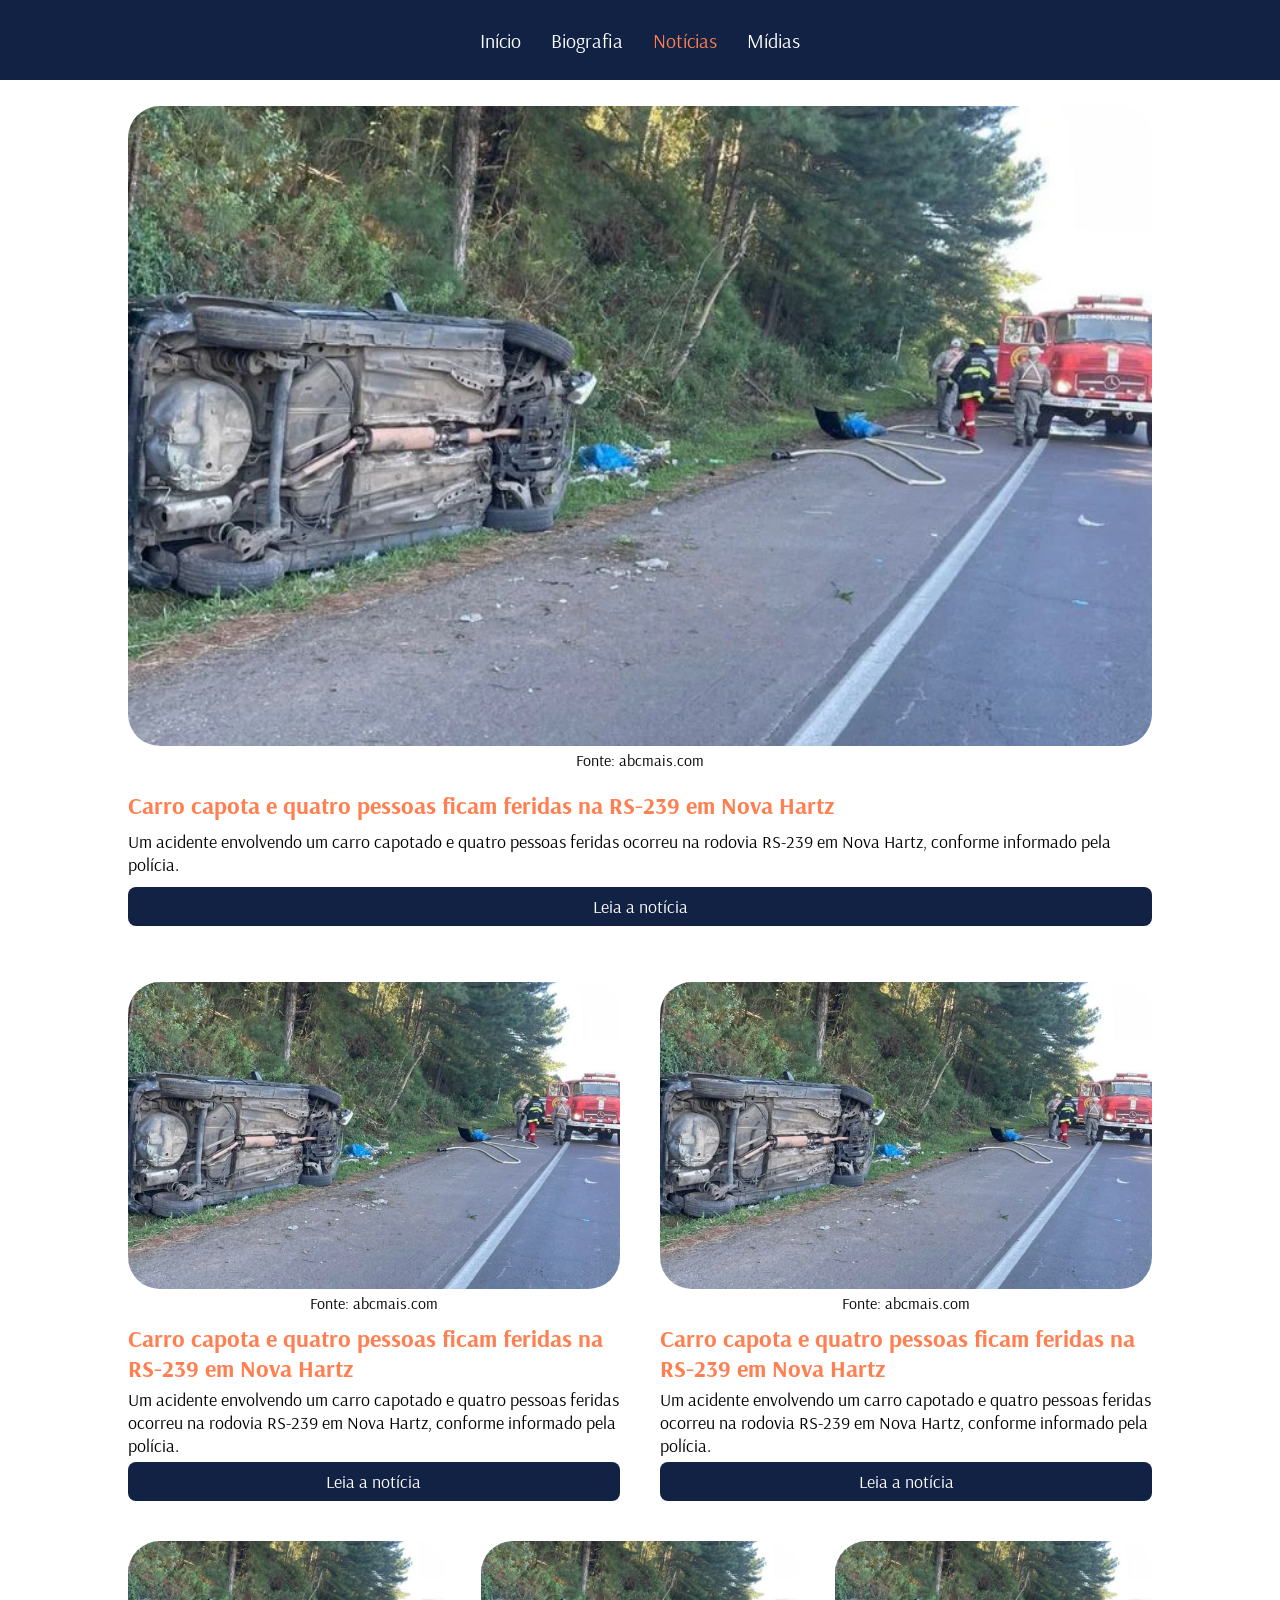
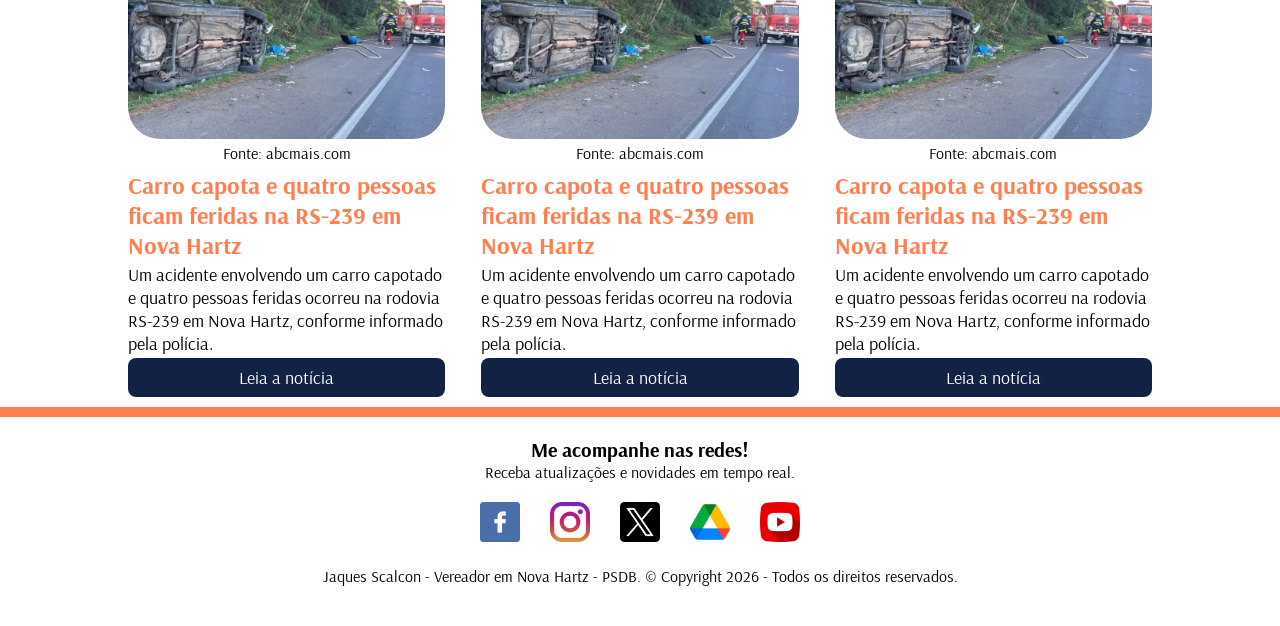
<file: noticias.html>
<!DOCTYPE html>
<html lang="pt-br">

<head>
    <meta charset="UTF-8">
    <meta name="viewport" content="width=device-width, initial-scale=1.0">
    <title>Candidato Jaques Scalcon</title>

    <link rel="stylesheet" href="Style/noticias.css">
    <link rel="preconnect" href="https://fonts.googleapis.com">
    <link rel="preconnect" href="https://fonts.gstatic.com" crossorigin>
    <link href="https://fonts.googleapis.com/css2?family=Arsenal:ital,wght@0,400;0,700;1,400;1,700&display=swap"
        rel="stylesheet">

</head>

<body>
    <nav>
        <ul>
            <li><a href="index.html">Início</a></li>
            <li><a href="biografia.html">Biografia</a></li>
            <li><a id="atual" href="noticias.html">Notícias</a></li>
            <li><a href="midias.html">Mídias</a></li>
        </ul>
    </nav>

    <div class="fila1">
        <div>
            <figure>
                <img src="assets/acidente.webp" alt="">
                <figcaption>
                    Fonte: abcmais.com
                </figcaption>
            </figure>
            <h2>Carro capota e quatro pessoas ficam feridas na RS-239 em Nova Hartz</h2>
            <p>Um acidente envolvendo um carro capotado e quatro pessoas feridas ocorreu na rodovia RS-239 em Nova
                Hartz,
                conforme informado pela polícia.</p>
            <div class="button">
                <a target="_blank"
                    href="https://www.abcmais.com/policia/carro-capota-e-quatro-pessoas-ficam-feridas-na-rs-239-em-nova-hartz/">
                    <p>Leia a notícia</p>
                </a>
            </div>
        </div>
    </div>


    <div class="fila2">
        <div class="noticia1">
            <figure>
                <img src="assets/acidente.webp" alt="">
                <figcaption>
                    Fonte: abcmais.com
                </figcaption>
            </figure>
            <h2>Carro capota e quatro pessoas ficam feridas na RS-239 em Nova Hartz</h2>
            <p>Um acidente envolvendo um carro capotado e quatro pessoas feridas ocorreu na rodovia RS-239 em Nova
                Hartz,
                conforme informado pela polícia.</p>
            <div class="button">
                <a target="_blank"
                    href="https://www.abcmais.com/politica/nova-hartz-prefeitura-realiza-manutencao-em-estradas-do-interior/">
                    <p>Leia a notícia</p>
                </a>
            </div>
        </div>


        <div class="noticia2">
            <figure>
                <img src="assets/acidente.webp" alt="">
                <figcaption>
                    Fonte: abcmais.com
                </figcaption>
            </figure>
            <h2>Carro capota e quatro pessoas ficam feridas na RS-239 em Nova Hartz</h2>
            <p>Um acidente envolvendo um carro capotado e quatro pessoas feridas ocorreu na rodovia RS-239 em Nova
                Hartz,
                conforme informado pela polícia.</p>
            <div class="button">
                <a target="_blank"
                    href="https://www.abcmais.com/politica/nova-hartz-secretaria-de-saude-promove-campanha-de-vacinacao/">
                    <p>Leia a notícia</p>
                </a>
            </div>
        </div>

    </div>

    <div class="fila3">
        <div class="noticia3">
            <figure>
                <img src="assets/acidente.webp" alt="">
                <figcaption>
                    Fonte: abcmais.com
                </figcaption>
            </figure>
            <h2>Carro capota e quatro pessoas ficam feridas na RS-239 em Nova Hartz</h2>
            <p>Um acidente envolvendo um carro capotado e quatro pessoas feridas ocorreu na rodovia RS-239 em Nova
                Hartz,
                conforme informado pela polícia.</p>
            <div class="button">
                <a target="_blank"
                    href="https://www.abcmais.com/politica/nova-hartz-prefeitura-realiza-manutencao-em-estradas-do-interior/">
                    <p>Leia a notícia</p>
                </a>
            </div>
        </div>
        <div class="noticia4">
            <figure>
                <img src="assets/acidente.webp" alt="">
                <figcaption>
                    Fonte: abcmais.com
                </figcaption>
            </figure>
            <h2>Carro capota e quatro pessoas ficam feridas na RS-239 em Nova Hartz</h2>
            <p>Um acidente envolvendo um carro capotado e quatro pessoas feridas ocorreu na rodovia RS-239 em Nova
                Hartz,
                conforme informado pela polícia.</p>
            <div class="button">
                <a target="_blank"
                    href="https://www.abcmais.com/politica/nova-hartz-secretaria-de-saude-promove-campanha-de-vacinacao/">
                    <p>Leia a notícia</p>
                </a>
            </div>
        </div>
        <div class="noticia5">
            <figure>
                <img src="assets/acidente.webp" alt="">
                <figcaption>
                    Fonte: abcmais.com
                </figcaption>
            </figure>
            <h2>Carro capota e quatro pessoas ficam feridas na RS-239 em Nova Hartz</h2>
            <p>Um acidente envolvendo um carro capotado e quatro pessoas feridas ocorreu na rodovia RS-239 em Nova
                Hartz,
                conforme informado pela polícia.</p>
            <div class="button">
                <a target="_blank"
                    href="https://www.abcmais.com/politica/nova-hartz-prefeitura-realiza-manutencao-em-estradas-do-interior/">
                    <p>Leia a notícia</p>
                </a>
            </div>
        </div>
    </div>

   <footer>
        <div class="linha-footer"></div>

        <h1>Me acompanhe nas redes!</h1>
        <p>Receba atualizações e novidades em tempo real.</p>
        <div>
            <a target="_blank" href="https://www.facebook.com/share/18bapbjdfE/"><img src="assets/facebook.png" alt="face"></a>
            <a target="_blank" href="https://www.instagram.com/jaquesscalcon?utm_source=qr&igsh=MWw1dzl4MnZhNmF5aA=="><img
                    src="assets/instagram.png" alt="insta"></a>
            <a target="_blank" href="https://twitter.com/"><img src="assets/twitter.png" alt="twitter"></a>
            <a target="_blank" href="https://drive.google.com/"><img src="assets/google-drive.png" alt="drive"></a>
            <a target="_blank" href="https://www.youtube.com/"><img src="assets/youtube.png" alt="youtube"></a>
        </div>
        <p>Jaques Scalcon - Vereador em Nova Hartz - PSDB. © Copyright 2026 - Todos os direitos reservados.
        <p>

    </footer>


</body>

</html>
</file>
<file: Style/index.css>
* {
    margin: 0;
    padding: 0;
    box-sizing: border-box;
    font-family: "Arsenal", sans-serif;
}

img {
    display: block;
    max-width: 100%;
}

/* ============ Header Menu ========== */

nav {
    height: 80px;
    background-color: #112244;
    display: flex;
    justify-content: center;
    align-items: center;
}

nav ul {
    display: flex;
    gap: 30px;
}

nav ul li {
    list-style: none;
}

nav ul li a {
    color: white;
    text-decoration: none;
    font-size: 20px;
}

#atual {
    color: coral;
}

nav ul li a:hover {
    border-bottom: 2px solid coral;
}

/* ================= HOME ==================== */

.home {
    position: relative;
}

.home img {
    width: 100%;
    height: 400px;
    object-fit: cover;
}

.titulohome {
    position: absolute;
    top: 0;
    left: 0;
    width: 100%;
    padding: 40px 10%;
}

.titulohome h2 {
    font-size: 50px;
    max-width: 700px;
    color: #112244;
    text-shadow: #ffffff 5px 5px 20px;
}

/* ================ Section candidato ================ */

.candidato {
    display: flex;
    align-items: flex-start;
    margin: 5% 10% 0;
    gap: 4%;
}

.foto_candidato {
    flex: 0 0 20%;
    min-width: 0;
}

.foto_candidato img {
    width: 100%;
    border-radius: 16px 16px 0 0;
}

.dados_candidato {
    flex: 1 1 auto;
    min-width: 0;
}

.dados_candidato h3 {
    color: coral;
}

.dados_candidato h1 {
    color: #112244;
    padding-bottom: 1%;
}

.dados_candidato p {
    font-size: 18px;
    color: #112244;
    margin-bottom: 12px;
}

/* ================ Trajetória ================ */

.trajetoria {
    margin: 5% 10% 0;
}

.trabalho h3 {
    color: coral;
}

.trabalho h1 {
    color: #112244;
    padding-bottom: 1%;
}

.trabalho p {
    font-size: 18px;
    color: #112244;
}

.accordeons {
    margin-top: 32px;
}

.accordeons details {
    width: 100%;
    margin-bottom: 16px;
    border-radius: 8px;
    background-color: coral;
}

.accordeons summary {
    cursor: pointer;
    font-size: 18px;
    font-weight: bold;
    color: #112244;
    padding: 14px 18px;
}

.accordeons details p {
    margin-top: 0;
    color: #112244;
    line-height: 1.6;
    padding: 16px 18px;
    border-radius: 0 0 8px 8px;
    border: 1px solid coral;
    background-color: #ffffff;
}

/* ================ Valores ================ */

.valores {
    background-color: #112244;
    color: #ffffff;
    margin-top: 5%;
    padding: 80px 10%;
}

.valores h3 {
    color: coral;
    text-align: center;
    font-size: 16px;
    letter-spacing: 1.5px;
    text-transform: uppercase;
}

.valores > .conteudo > h1 {
    text-align: center;
    padding-bottom: 16px;
}

.valores > .conteudo > p {
    font-size: 18px;
    line-height: 1.6;
    text-align: center;
    max-width: 820px;
    margin: 0 auto;
}

.cards {
    display: grid;
    grid-template-columns: repeat(3, 1fr);
    gap: 28px;
    margin-top: 56px;
}

.cards article {
    background-color: rgba(255, 255, 255, 0.06);
    border: 1px solid rgba(255, 255, 255, 0.12);
    border-radius: 14px;
    padding: 32px 28px;
    transition: transform 0.25s, background-color 0.25s, border-color 0.25s;
}

.cards article:hover {
    transform: translateY(-6px);
    background-color: rgba(255, 255, 255, 0.1);
    border-color: coral;
}

.card-icone {
    width: 52px;
    height: 52px;
    border-radius: 12px;
    background-color: rgba(255, 127, 80, 0.15);
    color: coral;
    display: flex;
    align-items: center;
    justify-content: center;
    margin-bottom: 20px;
}

.card-icone svg {
    width: 26px;
    height: 26px;
}

.cards h6 {
    font-size: 19px;
    color: coral;
    margin-bottom: 10px;
}

.cards article p {
    font-size: 16px;
    line-height: 1.6;
    color: rgba(255, 255, 255, 0.85);
}

/* ================ Footer =============== */

footer {
    text-align: center;
}

.linha-footer {
    height: 10px;
    width: 100%;
    background-color: coral;
    margin-bottom: 20px;
}

footer h1 {
    font-size: 20px;
}

footer p {
    padding-bottom: 20px;
}

.redes-sociais {
    display: flex;
    gap: 30px;
    justify-content: center;
    margin-bottom: 20px;
}

.redes-sociais img {
    width: 40px;
    height: 40px;
}

/* ================ Responsivo ================ */

@media (max-width: 1100px) {
    .cards {
        grid-template-columns: repeat(2, 1fr);
    }
}

@media (max-width: 768px) {
    .candidato {
        flex-direction: column;
    }

    .foto_candidato {
        flex: 0 0 auto;
        width: 60%;
    }

    .titulohome h2 {
        font-size: 28px;
    }
}

@media (max-width: 700px) {
    .cards {
        grid-template-columns: 1fr;
    }
}
</file>
<file: Style/biografia.css>
* {
    margin: 0;
    padding: 0;
    box-sizing: border-box;
    font-family: "Arsenal", sans-serif;
}

html {
    scroll-behavior: smooth;
}

img {
    display: block;
    max-width: 100%;
}

/* ============ Header Menu ========== */

nav {
    height: 80px;
    background-color: #112244;
    display: flex;
    justify-content: center;
    align-items: center;
}

nav ul {
    display: flex;
    gap: 30px;
}

nav ul li {
    list-style: none;
}

nav ul li a {
    color: white;
    text-decoration: none;
    font-size: 20px;
}

#atual {
    color: coral;
}

nav ul li a:hover {
    border-bottom: 2px solid coral;
}

/* ================ Apresentação ================ */

.apresentação {
    background-color: white;
    display: flex;
    align-items: flex-start;
    width: 80%;
    margin: 3% auto 0;
    gap: 3%;
}

.foto {
    flex: 0 0 30%;
    min-width: 0;
}

.foto img {
    width: 100%;
    border-radius: 12px;
}

.informações {
    flex: 1 1 auto;
    min-width: 0;
}

.perfil h1 {
    color: #112244;
    padding-bottom: 2%;
}

.perfil p {
    font-size: 18px;
    padding-bottom: 2%;
    color: #112244;
}

.perfil h3 {
    color: coral;
    padding-bottom: 2%;
}

.botões {
    display: flex;
    flex-wrap: wrap;
    padding-bottom: 3%;
    gap: 18px;
}

.botão {
    background-color: #112244;
    padding: 16px 24px;
    border-radius: 8px;
    transition: background-color 0.3s, scale 0.3s;
}

.botão a {
    color: white;
    text-decoration: none;
    font-size: 18px;
}

.botão:hover {
    background-color: coral;
    scale: 1.05;
}

.dados_gerais h2 {
    color: coral;
    padding-bottom: 1%;
}

.dados_gerais ul {
    font-size: 18px;
    color: #112244;
    padding-left: 20px;
}

.dados_gerais ul li {
    padding-bottom: 0.4%;
}

/* ================ Trajetória ================ */

#trajetória {
    background-color: #112244;
    padding: 5% 10%;
    margin-top: 3%;
}

.trajetória_politica h2,
.Projetos h2 {
    color: coral;
    padding-bottom: 1%;
}

.trajetória_politica p,
.Projetos p {
    color: white;
    font-size: 18px;
    line-height: 1.6;
    padding-bottom: 1.2%;
}

.Projetos h2 {
    padding-top: 3%;
}

.Projetos h4 {
    color: white;
    padding-top: 1%;
    padding-bottom: 0.5%;
}

.Projetos p {
    padding-bottom: 1.5%;
}

/* ================ Feitos e valores ================ */

.feitos_comunidade {
    background-color: white;
    width: 80%;
    margin: 3% auto;
}

.feitos ol,
.valores ul {
    font-size: 18px;
    color: #112244;
    line-height: 1.6;
    padding-left: 22px;
}

.feitos ol li,
.valores ul li {
    padding-bottom: 0.8%;
}

.valores p {
    font-size: 18px;
    color: #112244;
    line-height: 1.6;
    padding-bottom: 1.5%;
}

.valores h2 {
    margin-top: 2.5%;
}

.valores ul {
    padding-bottom: 3%;
}

.valores h2,
.feitos h2 {
    color: coral;
    padding-bottom: 1%;
}

/* ================ Contato ================ */

#contato {
    background-color: #112244;
    padding: 3% 10%;
}

#contato h2 {
    color: coral;
    padding-bottom: 1%;
}

#contato p {
    color: white;
    font-size: 18px;
    padding-bottom: 0.5%;
}

#contato iframe {
    width: 100%;
    height: 560px;
    margin-top: 2%;
    border: 0;
    border-radius: 4px;
}

/* ================ Footer =============== */

footer {
    text-align: center;
}

.linha-footer {
    height: 10px;
    width: 100%;
    background-color: coral;
    margin-bottom: 20px;
}

footer h1 {
    font-size: 20px;
}

footer p {
    padding-bottom: 20px;
}

.redes-sociais {
    display: flex;
    gap: 30px;
    justify-content: center;
    margin-bottom: 20px;
}

.redes-sociais img {
    width: 40px;
    height: 40px;
}

/* ================ Responsivo ================ */

@media (max-width: 900px) {
    .apresentação {
        flex-direction: column;
        gap: 24px;
    }

    .foto {
        flex: 0 0 auto;
        width: 55%;
    }

    #contato iframe {
        height: 360px;
    }
}
</file>
<file: Style/midias.css>
* {
    margin: 0;
    padding: 0;
    box-sizing: border-box;
    font-family: "Arsenal", sans-serif;

}



/*============ Header Menu ========== */


nav {
    height: 80px;
    background-color: #112244;
    display: flex;
    justify-content: center;
    align-items: center;


}

nav ul {
    display: flex;
    gap: 30px;
}


nav ul li {
    list-style: none;
}

nav ul li a {
    color: white;
    text-decoration: none;
    font-size: 20px;

}

#atual {
    color: coral;
}

nav li :hover {
    border-bottom: 2px solid coral;

}

/* ================ Footer ===============  */
footer{
    justify-items: center;
}
footer div {
    display: flex;
    gap: 30px;
    justify-content: center;
    margin-bottom: 20px;


}

footer img {
    width: 40px;
    height: 40px;
}

footer h1 {
    text-align: center;
    font-size: 20PX;

}

footer p {
    text-align: center;
    padding-bottom: 20px;
}

.linha-footer{
    height: 10px;
    width: 100%;
    background-color: coral;
    margin-bottom: 20px;

}


/* ---------------------------------------------- */

h2 {
    color: coral;
    padding-top:2%;
    text-align: center;
    padding-bottom: 2%;
}

.fila1,.fila2 {
    background-color: #112244;
    display: flex;
    width: 80%;
    margin-left: 10%;
    justify-content: space-between;
    padding-bottom: 2%;
}

.fila1 iframe{
    width: 590px;
    height: 320px;
    border-radius: 16px;
}

.fila1 p,.fila2 p{
    color: white;
    text-align: center;
    padding-top: 10px;
}

.fila2 iframe{
    width: 390px;
    height: 230px;
    border-radius: 16px;
}
/* ------------------------------------------------*/
</file>
<file: Style/noticias.css>
* {
    margin: 0;
    padding: 0;
    box-sizing: border-box;
    font-family: "Arsenal", sans-serif;

}



/*============ Header Menu ========== */


nav {
    height: 80px;
    background-color: #112244;
    display: flex;
    justify-content: center;
    align-items: center;


}

nav ul {
    display: flex;
    gap: 30px;
}


nav ul li {
    list-style: none;
}

nav ul li a {
    color: white;
    text-decoration: none;
    font-size: 20px;

}

#atual {
    color: coral;
}

nav li :hover {
    border-bottom: 2px solid coral;

}


/* -------------Notícias---------------- */

.fila1 div{
    width: 100%;

}


.fila1, .fila2, .fila3{
display: flex;
width: 80%;
margin-left: 10%;
margin-top: 2%;
justify-content: space-between;
}

.noticia1, .noticia2{
    width: 48%;

}

.noticia3, .noticia4,.noticia5{
    width: 31%;

}


.fila1 figure img , .fila2 figure img, .fila3 figure img{
    width: 100%;
    border-radius: 32px;
}

.fila1 figure figcaption, .fila2 figure figcaption, .fila3 figure figcaption{
    text-align: center;
    margin-bottom: 2%;
    
}

.fila1 h2 , .fila2 h2, .fila3 h2{
    color: coral;
    margin-bottom: 1%;

}

.fila1 p, .fila2 p, .fila3 p{
    font-size: 18px;
}

.button{
    width: 100%;
    background-color: #112244;
    margin-top: 1%;
    margin-bottom: 3%;
    border-radius: 8px;
    padding-top: 8px;
    padding-bottom: 8px;

}

.button a{
    text-decoration: none;
    color: white;
}

.button p{
    font-size: 18px;
    text-align: center;
    
}



/* ================ Footer ===============  */
footer{
    justify-items: center;
}
footer div {
    display: flex;
    gap: 30px;
    justify-content: center;
    margin-bottom: 20px;


}

footer img {
    width: 40px;
    height: 40px;
}

footer h1 {
    text-align: center;
    font-size: 20PX;

}

footer p {
    text-align: center;
    padding-bottom: 20px;
}

.linha-footer{
    height: 10px;
    width: 100%;
    background-color: coral;
    margin-bottom: 20px;

}
</file>
